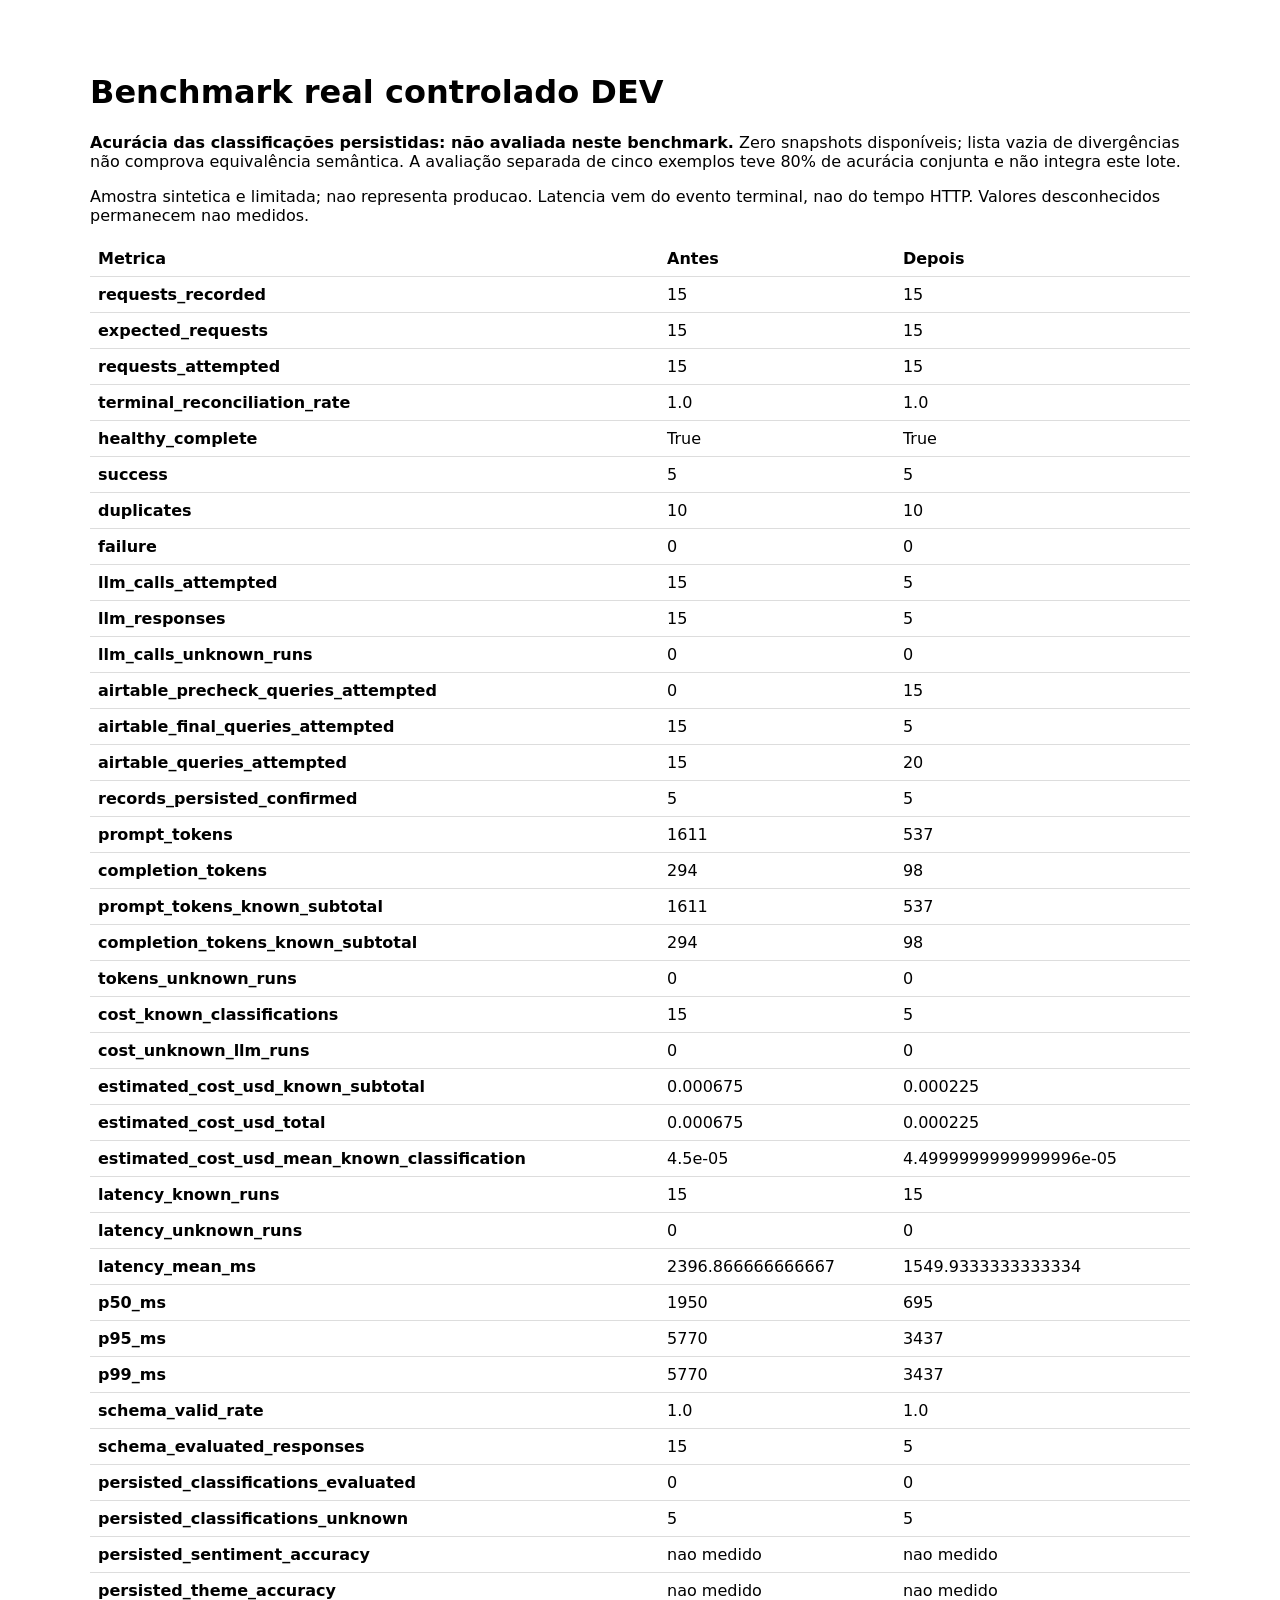
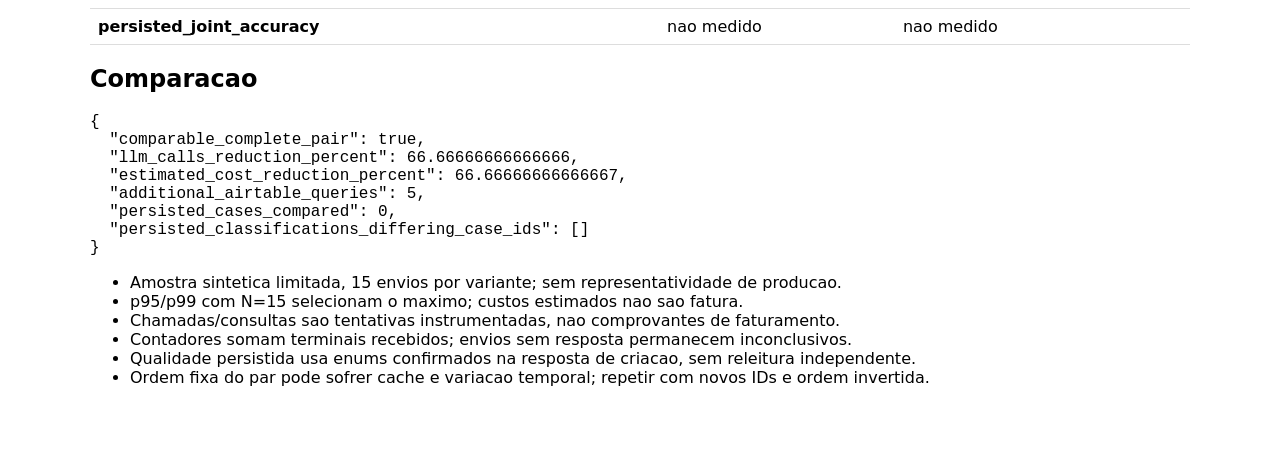
<file: docs/evidencias/benchmark-dev-real.html>
<!doctype html><html lang="pt-BR"><meta charset="utf-8"><title>Benchmark Router DEV</title><style>body{font:16px system-ui;max-width:1100px;margin:32px auto;padding:20px}table{border-collapse:collapse;width:100%}th,td{text-align:left;padding:8px;border-bottom:1px solid #ddd}pre{white-space:pre-wrap}</style><h1>Benchmark real controlado DEV</h1><p><strong>Acurácia das classificações persistidas: não avaliada neste benchmark.</strong> Zero snapshots disponíveis; lista vazia de divergências não comprova equivalência semântica. A avaliação separada de cinco exemplos teve 80% de acurácia conjunta e não integra este lote.</p><p>Amostra sintetica e limitada; nao representa producao. Latencia vem do evento terminal, nao do tempo HTTP. Valores desconhecidos permanecem nao medidos.</p><table><tr><th>Metrica</th><th>Antes</th><th>Depois</th></tr><tr><th>requests_recorded</th><td>15</td><td>15</td></tr><tr><th>expected_requests</th><td>15</td><td>15</td></tr><tr><th>requests_attempted</th><td>15</td><td>15</td></tr><tr><th>terminal_reconciliation_rate</th><td>1.0</td><td>1.0</td></tr><tr><th>healthy_complete</th><td>True</td><td>True</td></tr><tr><th>success</th><td>5</td><td>5</td></tr><tr><th>duplicates</th><td>10</td><td>10</td></tr><tr><th>failure</th><td>0</td><td>0</td></tr><tr><th>llm_calls_attempted</th><td>15</td><td>5</td></tr><tr><th>llm_responses</th><td>15</td><td>5</td></tr><tr><th>llm_calls_unknown_runs</th><td>0</td><td>0</td></tr><tr><th>airtable_precheck_queries_attempted</th><td>0</td><td>15</td></tr><tr><th>airtable_final_queries_attempted</th><td>15</td><td>5</td></tr><tr><th>airtable_queries_attempted</th><td>15</td><td>20</td></tr><tr><th>records_persisted_confirmed</th><td>5</td><td>5</td></tr><tr><th>prompt_tokens</th><td>1611</td><td>537</td></tr><tr><th>completion_tokens</th><td>294</td><td>98</td></tr><tr><th>prompt_tokens_known_subtotal</th><td>1611</td><td>537</td></tr><tr><th>completion_tokens_known_subtotal</th><td>294</td><td>98</td></tr><tr><th>tokens_unknown_runs</th><td>0</td><td>0</td></tr><tr><th>cost_known_classifications</th><td>15</td><td>5</td></tr><tr><th>cost_unknown_llm_runs</th><td>0</td><td>0</td></tr><tr><th>estimated_cost_usd_known_subtotal</th><td>0.000675</td><td>0.000225</td></tr><tr><th>estimated_cost_usd_total</th><td>0.000675</td><td>0.000225</td></tr><tr><th>estimated_cost_usd_mean_known_classification</th><td>4.5e-05</td><td>4.4999999999999996e-05</td></tr><tr><th>latency_known_runs</th><td>15</td><td>15</td></tr><tr><th>latency_unknown_runs</th><td>0</td><td>0</td></tr><tr><th>latency_mean_ms</th><td>2396.866666666667</td><td>1549.9333333333334</td></tr><tr><th>p50_ms</th><td>1950</td><td>695</td></tr><tr><th>p95_ms</th><td>5770</td><td>3437</td></tr><tr><th>p99_ms</th><td>5770</td><td>3437</td></tr><tr><th>schema_valid_rate</th><td>1.0</td><td>1.0</td></tr><tr><th>schema_evaluated_responses</th><td>15</td><td>5</td></tr><tr><th>persisted_classifications_evaluated</th><td>0</td><td>0</td></tr><tr><th>persisted_classifications_unknown</th><td>5</td><td>5</td></tr><tr><th>persisted_sentiment_accuracy</th><td>nao medido</td><td>nao medido</td></tr><tr><th>persisted_theme_accuracy</th><td>nao medido</td><td>nao medido</td></tr><tr><th>persisted_joint_accuracy</th><td>nao medido</td><td>nao medido</td></tr></table><h2>Comparacao</h2><pre>{
  &quot;comparable_complete_pair&quot;: true,
  &quot;llm_calls_reduction_percent&quot;: 66.66666666666666,
  &quot;estimated_cost_reduction_percent&quot;: 66.66666666666667,
  &quot;additional_airtable_queries&quot;: 5,
  &quot;persisted_cases_compared&quot;: 0,
  &quot;persisted_classifications_differing_case_ids&quot;: []
}</pre><ul><li>Amostra sintetica limitada, 15 envios por variante; sem representatividade de producao.</li><li>p95/p99 com N=15 selecionam o maximo; custos estimados nao sao fatura.</li><li>Chamadas/consultas sao tentativas instrumentadas, nao comprovantes de faturamento.</li><li>Contadores somam terminais recebidos; envios sem resposta permanecem inconclusivos.</li><li>Qualidade persistida usa enums confirmados na resposta de criacao, sem releitura independente.</li><li>Ordem fixa do par pode sofrer cache e variacao temporal; repetir com novos IDs e ordem invertida.</li></ul></html>
</file>
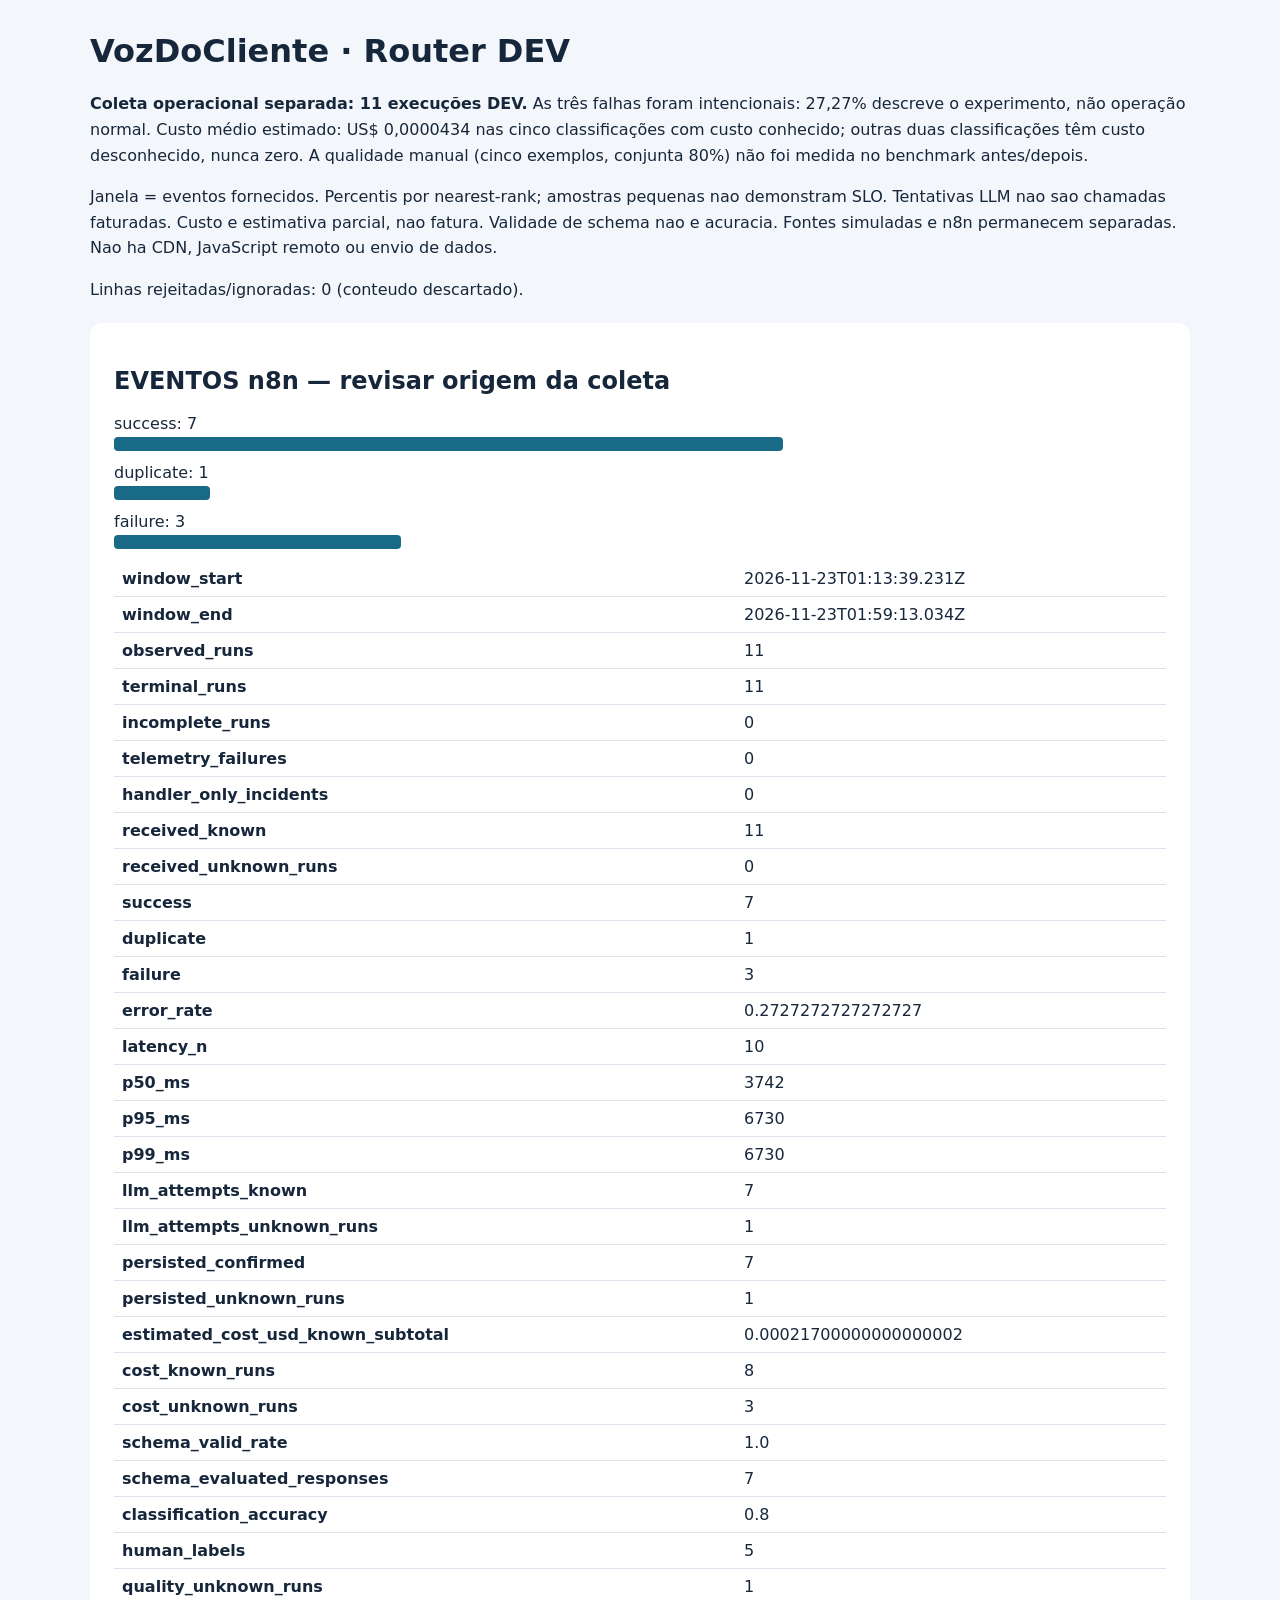
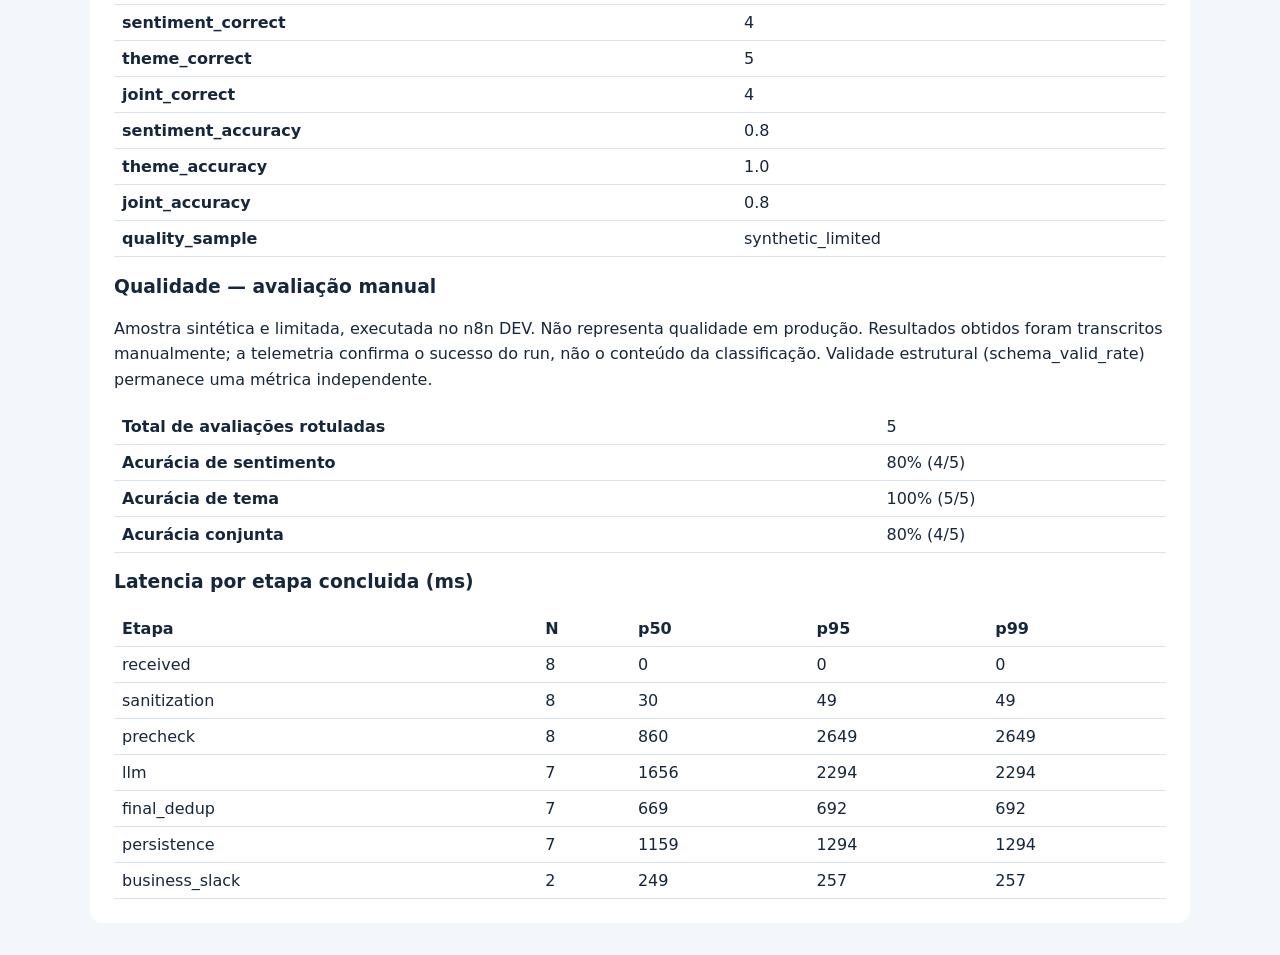
<file: docs/evidencias/router-observabilidade-dev-real.html>
<!doctype html><html lang="pt-BR"><meta charset="utf-8"><meta name="viewport" content="width=device-width,initial-scale=1">
<title>VozDoCliente — observabilidade Router DEV</title><style>
body{font:16px system-ui;max-width:1100px;margin:32px auto;padding:0 20px;background:#f3f6fa;color:#17273b}
section{background:white;padding:24px;margin:20px 0;border-radius:12px}table{border-collapse:collapse;width:100%}
th,td{text-align:left;border-bottom:1px solid #dce3ec;padding:8px}th{font-weight:600}.bars div{margin:12px 0}
.bars span{display:block;height:14px;background:#186a86;border-radius:4px;margin-top:4px}p{line-height:1.6}</style>
<h1>VozDoCliente · Router DEV</h1><p><strong>Coleta operacional separada: 11 execuções DEV.</strong> As três falhas foram intencionais: 27,27% descreve o experimento, não operação normal. Custo médio estimado: US$ 0,0000434 nas cinco classificações com custo conhecido; outras duas classificações têm custo desconhecido, nunca zero. A qualidade manual (cinco exemplos, conjunta 80%) não foi medida no benchmark antes/depois.</p><p>Janela = eventos fornecidos. Percentis por nearest-rank; amostras pequenas nao demonstram SLO.
Tentativas LLM nao sao chamadas faturadas. Custo e estimativa parcial, nao fatura. Validade de schema nao e acuracia.
Fontes simuladas e n8n permanecem separadas. Nao ha CDN, JavaScript remoto ou envio de dados.</p><p>Linhas rejeitadas/ignoradas: 0 (conteudo descartado).</p><section><h2>EVENTOS n8n — revisar origem da coleta</h2><div class="bars"><div>success: 7<span style="width:63.64%"></span></div><div>duplicate: 1<span style="width:9.09%"></span></div><div>failure: 3<span style="width:27.27%"></span></div></div><table><tr><th>window_start</th><td>2026-11-23T01:13:39.231Z</td></tr><tr><th>window_end</th><td>2026-11-23T01:59:13.034Z</td></tr><tr><th>observed_runs</th><td>11</td></tr><tr><th>terminal_runs</th><td>11</td></tr><tr><th>incomplete_runs</th><td>0</td></tr><tr><th>telemetry_failures</th><td>0</td></tr><tr><th>handler_only_incidents</th><td>0</td></tr><tr><th>received_known</th><td>11</td></tr><tr><th>received_unknown_runs</th><td>0</td></tr><tr><th>success</th><td>7</td></tr><tr><th>duplicate</th><td>1</td></tr><tr><th>failure</th><td>3</td></tr><tr><th>error_rate</th><td>0.2727272727272727</td></tr><tr><th>latency_n</th><td>10</td></tr><tr><th>p50_ms</th><td>3742</td></tr><tr><th>p95_ms</th><td>6730</td></tr><tr><th>p99_ms</th><td>6730</td></tr><tr><th>llm_attempts_known</th><td>7</td></tr><tr><th>llm_attempts_unknown_runs</th><td>1</td></tr><tr><th>persisted_confirmed</th><td>7</td></tr><tr><th>persisted_unknown_runs</th><td>1</td></tr><tr><th>estimated_cost_usd_known_subtotal</th><td>0.00021700000000000002</td></tr><tr><th>cost_known_runs</th><td>8</td></tr><tr><th>cost_unknown_runs</th><td>3</td></tr><tr><th>schema_valid_rate</th><td>1.0</td></tr><tr><th>schema_evaluated_responses</th><td>7</td></tr><tr><th>classification_accuracy</th><td>0.8</td></tr><tr><th>human_labels</th><td>5</td></tr><tr><th>quality_unknown_runs</th><td>1</td></tr><tr><th>sentiment_correct</th><td>4</td></tr><tr><th>theme_correct</th><td>5</td></tr><tr><th>joint_correct</th><td>4</td></tr><tr><th>sentiment_accuracy</th><td>0.8</td></tr><tr><th>theme_accuracy</th><td>1.0</td></tr><tr><th>joint_accuracy</th><td>0.8</td></tr><tr><th>quality_sample</th><td>synthetic_limited</td></tr></table><h3>Qualidade — avaliação manual</h3><p>Amostra sintética e limitada, executada no n8n DEV. Não representa qualidade em produção. Resultados obtidos foram transcritos manualmente; a telemetria confirma o sucesso do run, não o conteúdo da classificação. Validade estrutural (schema_valid_rate) permanece uma métrica independente.</p><table><tr><th>Total de avaliações rotuladas</th><td>5</td></tr><tr><th>Acurácia de sentimento</th><td>80% (4/5)</td></tr><tr><th>Acurácia de tema</th><td>100% (5/5)</td></tr><tr><th>Acurácia conjunta</th><td>80% (4/5)</td></tr></table><h3>Latencia por etapa concluida (ms)</h3><table><tr><th>Etapa</th><th>N</th><th>p50</th><th>p95</th><th>p99</th></tr><tr><td>received</td><td>8</td><td>0</td><td>0</td><td>0</td></tr><tr><td>sanitization</td><td>8</td><td>30</td><td>49</td><td>49</td></tr><tr><td>precheck</td><td>8</td><td>860</td><td>2649</td><td>2649</td></tr><tr><td>llm</td><td>7</td><td>1656</td><td>2294</td><td>2294</td></tr><tr><td>final_dedup</td><td>7</td><td>669</td><td>692</td><td>692</td></tr><tr><td>persistence</td><td>7</td><td>1159</td><td>1294</td><td>1294</td></tr><tr><td>business_slack</td><td>2</td><td>249</td><td>257</td><td>257</td></tr></table></section></html>
</file>
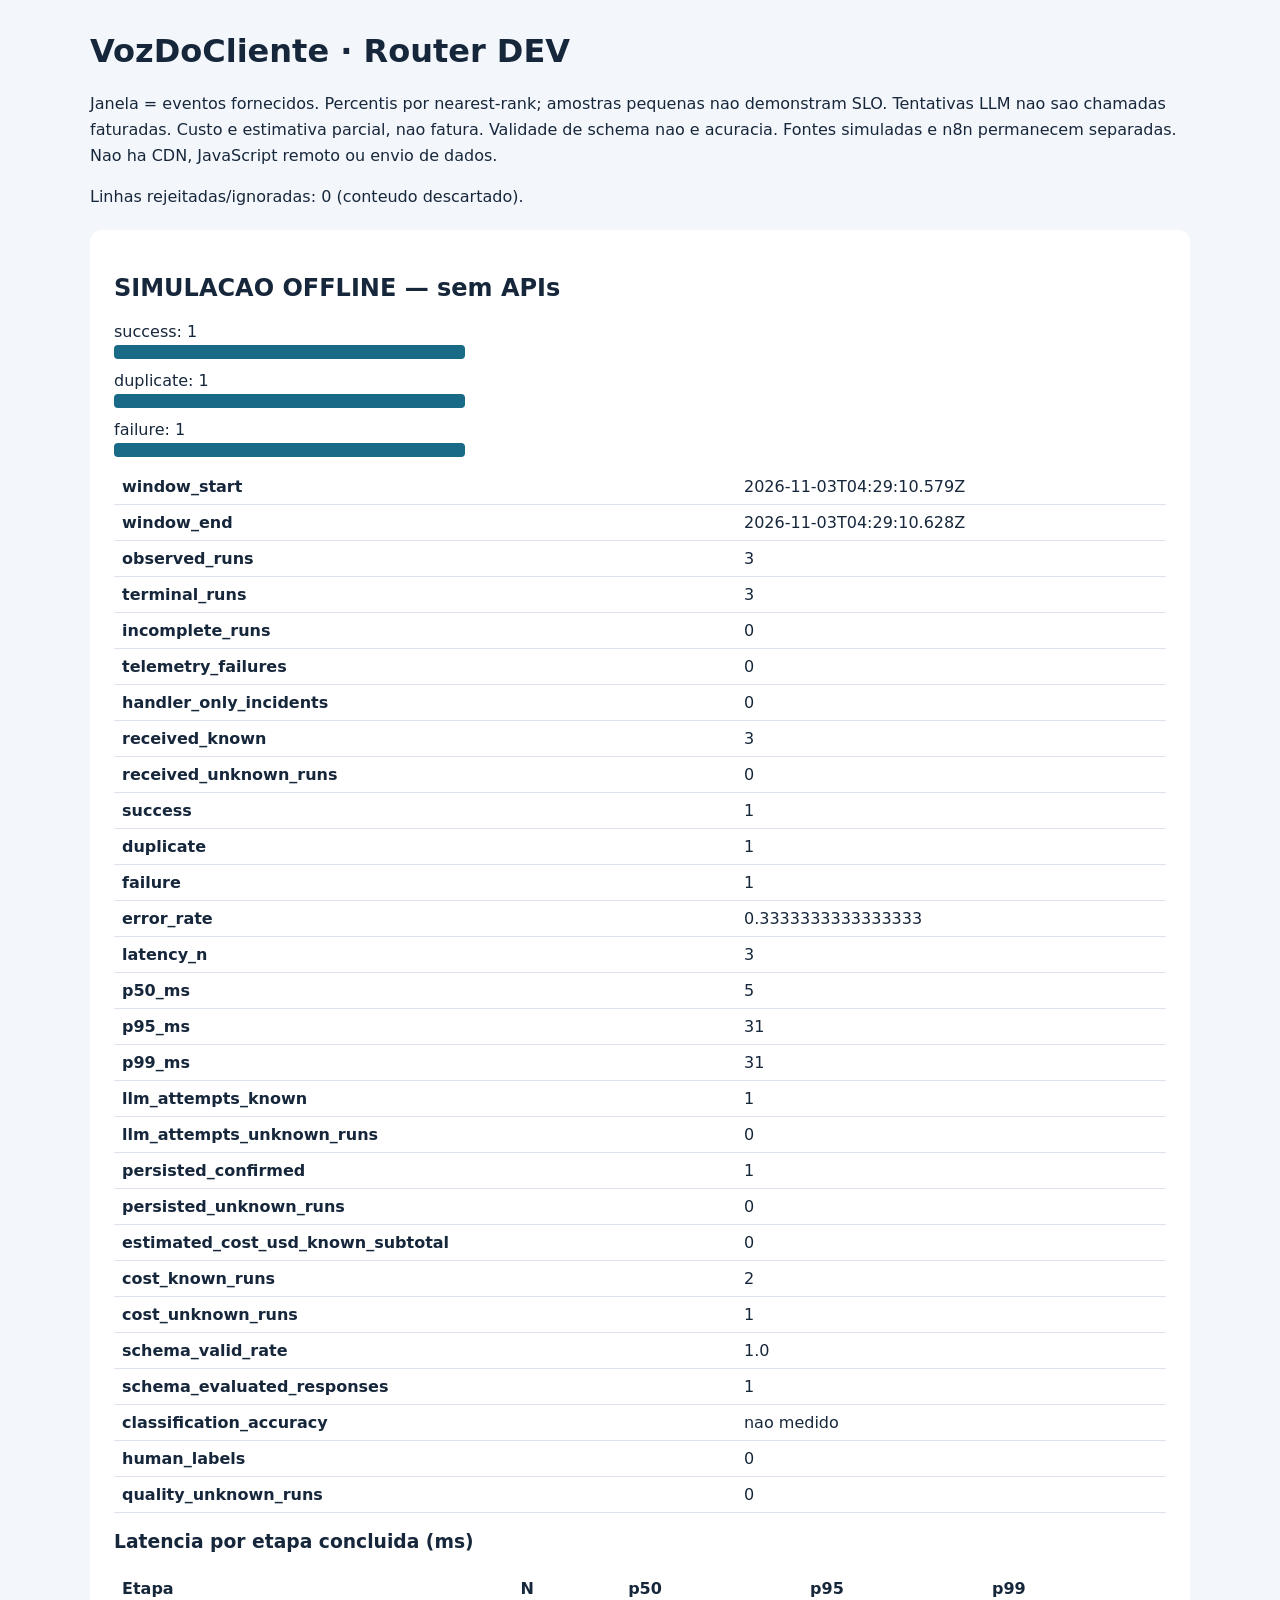
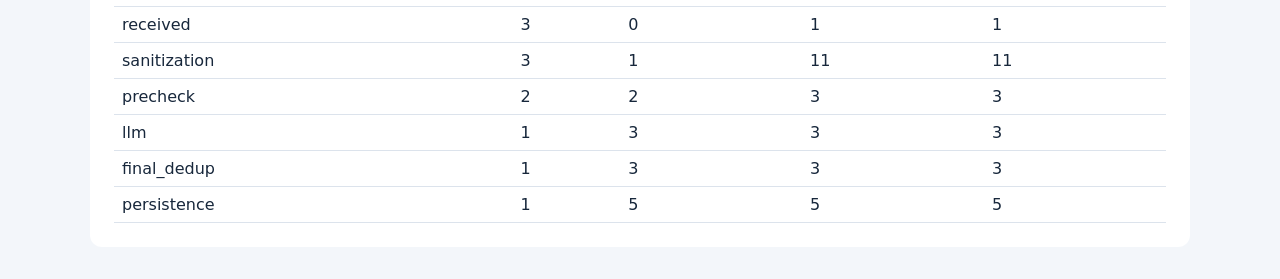
<file: docs/evidencias/router-observabilidade-simulacao.html>
<!doctype html><html lang="pt-BR"><meta charset="utf-8"><meta name="viewport" content="width=device-width,initial-scale=1">
<title>VozDoCliente — observabilidade Router DEV</title><style>
body{font:16px system-ui;max-width:1100px;margin:32px auto;padding:0 20px;background:#f3f6fa;color:#17273b}
section{background:white;padding:24px;margin:20px 0;border-radius:12px}table{border-collapse:collapse;width:100%}
th,td{text-align:left;border-bottom:1px solid #dce3ec;padding:8px}th{font-weight:600}.bars div{margin:12px 0}
.bars span{display:block;height:14px;background:#186a86;border-radius:4px;margin-top:4px}p{line-height:1.6}</style>
<h1>VozDoCliente · Router DEV</h1><p>Janela = eventos fornecidos. Percentis por nearest-rank; amostras pequenas nao demonstram SLO.
Tentativas LLM nao sao chamadas faturadas. Custo e estimativa parcial, nao fatura. Validade de schema nao e acuracia.
Fontes simuladas e n8n permanecem separadas. Nao ha CDN, JavaScript remoto ou envio de dados.</p><p>Linhas rejeitadas/ignoradas: 0 (conteudo descartado).</p><section><h2>SIMULACAO OFFLINE — sem APIs</h2><div class="bars"><div>success: 1<span style="width:33.33%"></span></div><div>duplicate: 1<span style="width:33.33%"></span></div><div>failure: 1<span style="width:33.33%"></span></div></div><table><tr><th>window_start</th><td>2026-11-03T04:29:10.579Z</td></tr><tr><th>window_end</th><td>2026-11-03T04:29:10.628Z</td></tr><tr><th>observed_runs</th><td>3</td></tr><tr><th>terminal_runs</th><td>3</td></tr><tr><th>incomplete_runs</th><td>0</td></tr><tr><th>telemetry_failures</th><td>0</td></tr><tr><th>handler_only_incidents</th><td>0</td></tr><tr><th>received_known</th><td>3</td></tr><tr><th>received_unknown_runs</th><td>0</td></tr><tr><th>success</th><td>1</td></tr><tr><th>duplicate</th><td>1</td></tr><tr><th>failure</th><td>1</td></tr><tr><th>error_rate</th><td>0.3333333333333333</td></tr><tr><th>latency_n</th><td>3</td></tr><tr><th>p50_ms</th><td>5</td></tr><tr><th>p95_ms</th><td>31</td></tr><tr><th>p99_ms</th><td>31</td></tr><tr><th>llm_attempts_known</th><td>1</td></tr><tr><th>llm_attempts_unknown_runs</th><td>0</td></tr><tr><th>persisted_confirmed</th><td>1</td></tr><tr><th>persisted_unknown_runs</th><td>0</td></tr><tr><th>estimated_cost_usd_known_subtotal</th><td>0</td></tr><tr><th>cost_known_runs</th><td>2</td></tr><tr><th>cost_unknown_runs</th><td>1</td></tr><tr><th>schema_valid_rate</th><td>1.0</td></tr><tr><th>schema_evaluated_responses</th><td>1</td></tr><tr><th>classification_accuracy</th><td>nao medido</td></tr><tr><th>human_labels</th><td>0</td></tr><tr><th>quality_unknown_runs</th><td>0</td></tr></table><h3>Latencia por etapa concluida (ms)</h3><table><tr><th>Etapa</th><th>N</th><th>p50</th><th>p95</th><th>p99</th></tr><tr><td>received</td><td>3</td><td>0</td><td>1</td><td>1</td></tr><tr><td>sanitization</td><td>3</td><td>1</td><td>11</td><td>11</td></tr><tr><td>precheck</td><td>2</td><td>2</td><td>3</td><td>3</td></tr><tr><td>llm</td><td>1</td><td>3</td><td>3</td><td>3</td></tr><tr><td>final_dedup</td><td>1</td><td>3</td><td>3</td><td>3</td></tr><tr><td>persistence</td><td>1</td><td>5</td><td>5</td><td>5</td></tr></table></section></html>
</file>
